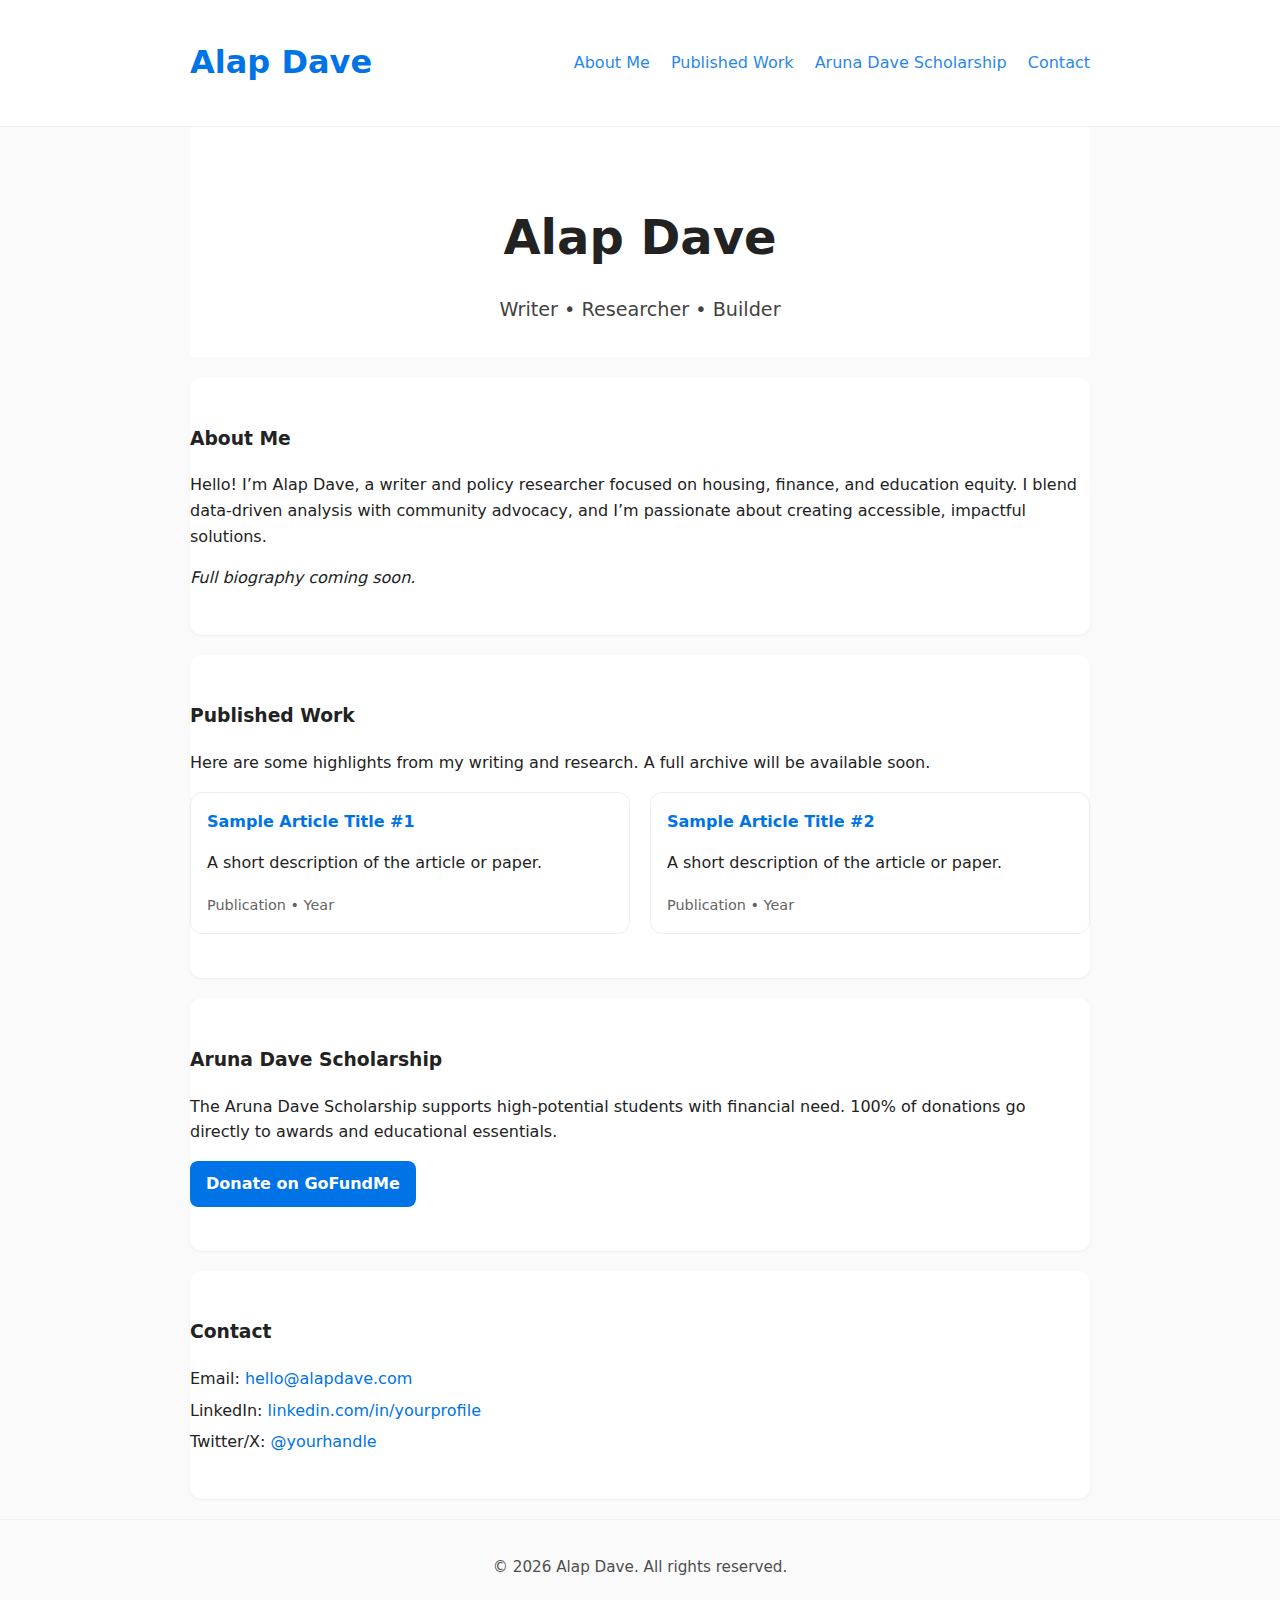
<file: index.html>
<!DOCTYPE html>
<html lang="en">
<head>
  <meta charset="utf-8">
  <meta name="viewport" content="width=device-width, initial-scale=1">
  <title>Alap Dave</title>
  <meta name="description" content="The official website of Alap Dave – About Me, Published Work, and the Aruna Dave Scholarship.">
  <link rel="icon" href="assets/favicon.png">
  <meta property="og:title" content="Alap Dave">
  <meta property="og:description" content="Learn about Alap Dave, explore his published work, and support the Aruna Dave Scholarship.">
  <meta property="og:type" content="website">
  <meta property="og:image" content="assets/og-image.png">
  <link rel="stylesheet" href="styles.css">
</head>
<body>
  <header class="site-header">
    <div class="container">
      <h1><a href="/">Alap Dave</a></h1>
      <nav>
        <a href="#about-me">About Me</a>
        <a href="#published-work">Published Work</a>
        <a href="#aruna-dave-scholarship">Aruna Dave Scholarship</a>
        <a href="#contact">Contact</a>
      </nav>
    </div>
  </header>

  <main>
    <section class="hero container">
      <h1 class="hero-title">Alap Dave</h1>
      <p class="hero-tagline">Writer • Researcher • Builder</p>
    </section>

    <section id="about-me" class="container section">
      <h3>About Me</h3>
      <p>Hello! I’m Alap Dave, a writer and policy researcher focused on housing, finance, and education equity. I blend data-driven analysis with community advocacy, and I’m passionate about creating accessible, impactful solutions.</p>
      <p><em>Full biography coming soon.</em></p>
    </section>

    <section id="published-work" class="container section">
      <h3>Published Work</h3>
      <p>Here are some highlights from my writing and research. A full archive will be available soon.</p>
      <ul class="cards">
        <li class="card">
          <h4><a href="#" target="_blank">Sample Article Title #1</a></h4>
          <p>A short description of the article or paper.</p>
          <span class="meta">Publication • Year</span>
        </li>
        <li class="card">
          <h4><a href="#" target="_blank">Sample Article Title #2</a></h4>
          <p>A short description of the article or paper.</p>
          <span class="meta">Publication • Year</span>
        </li>
      </ul>
    </section>

    <section id="aruna-dave-scholarship" class="container section">
      <h3>Aruna Dave Scholarship</h3>
      <p>The Aruna Dave Scholarship supports high-potential students with financial need. 100% of donations go directly to awards and educational essentials.</p>
      <p><a class="button" href="#" target="_blank">Donate on GoFundMe</a></p>
    </section>

    <section id="contact" class="container section">
      <h3>Contact</h3>
      <ul class="contact-list">
        <li>Email: <a href="mailto:hello@alapdave.com">hello@alapdave.com</a></li>
        <li>LinkedIn: <a href="#" target="_blank">linkedin.com/in/yourprofile</a></li>
        <li>Twitter/X: <a href="#" target="_blank">@yourhandle</a></li>
      </ul>
    </section>
  </main>

  <footer class="site-footer">
    <div class="container">
      <p>© <span id="year"></span> Alap Dave. All rights reserved.</p>
    </div>
  </footer>

  <script>
    document.getElementById('year').textContent = new Date().getFullYear();
  </script>
</body>
</html>
</file>
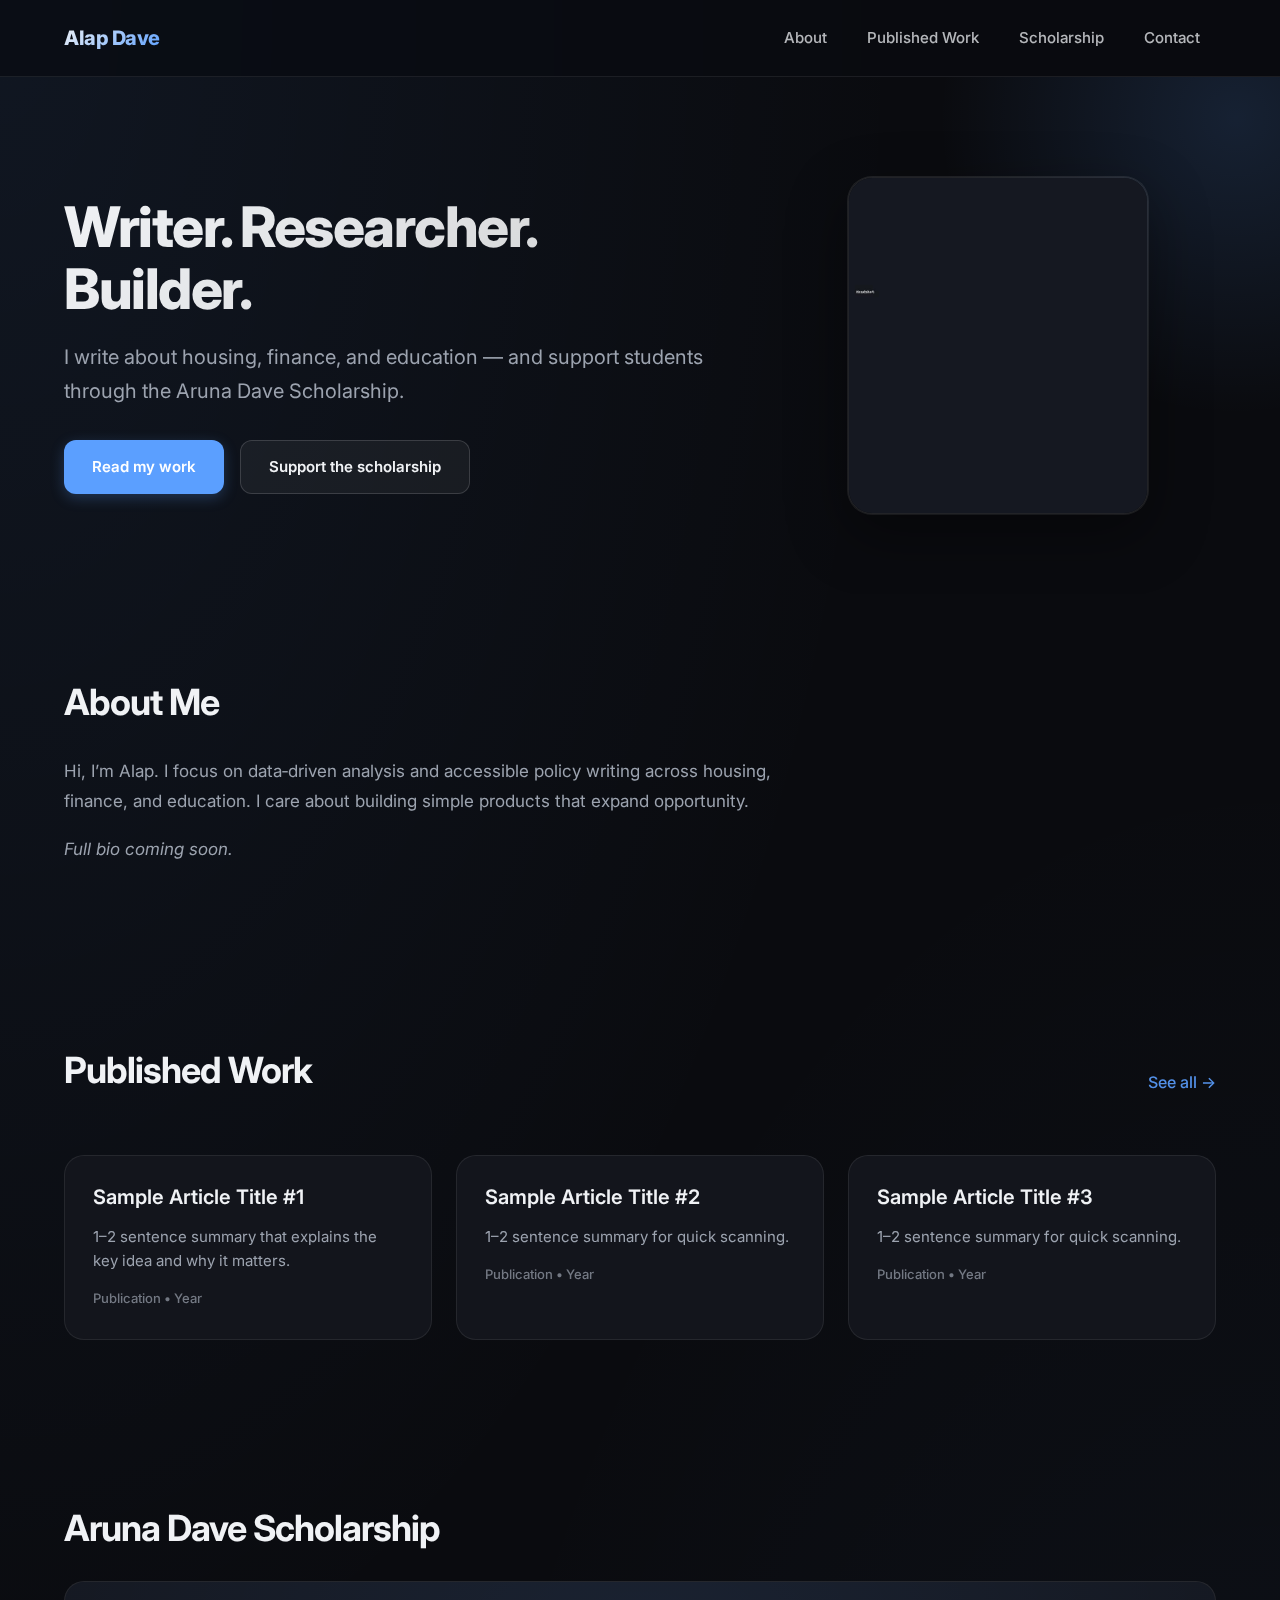
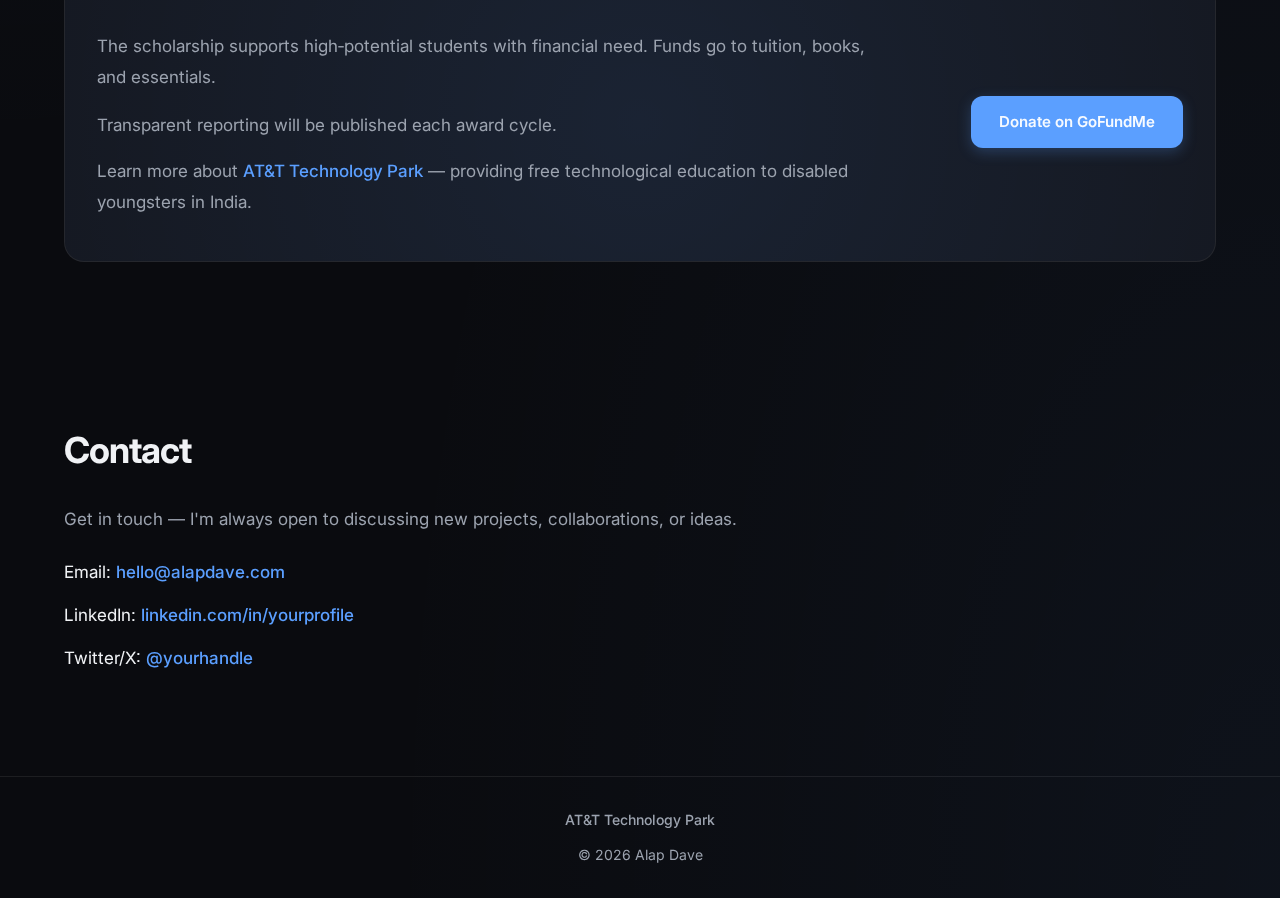
<file: assets/alapdave.github.io-main/index.html>
<!DOCTYPE html>
<html lang="en">
<head>
  <meta charset="utf-8" />
  <meta name="viewport" content="width=device-width, initial-scale=1" />
  <title>Alap Dave</title>
  <meta name="description" content="Alap Dave — writer, researcher, builder. Published work and the Aruna Dave Scholarship." />
  <link rel="icon" href="assets/favicon.png" />
  <link rel="preconnect" href="https://fonts.gstatic.com" crossorigin />
  <link href="https://fonts.googleapis.com/css2?family=Inter:wght@400;500;600;700;800&display=swap" rel="stylesheet" />
  <link rel="stylesheet" href="styles.css" />
</head>
<body>
  <header class="topbar">
    <div class="wrap">
      <a class="brand" href="#">Alap Dave</a>
      <nav class="nav">
        <a href="#about">About</a>
        <a href="#work">Published Work</a>
        <a href="#scholarship">Scholarship</a>
        <a href="#contact">Contact</a>
      </nav>
    </div>
  </header>

  <main>
    <!-- HERO -->
    <section class="hero">
      <div class="wrap hero-grid">
        <div class="hero-copy">
          <h1>Writer. Researcher. Builder.</h1>
          <p class="lead">I write about housing, finance, and education — and support students through the Aruna Dave Scholarship.</p>
          <div class="ctas">
            <a href="#work" class="btn">Read my work</a>
            <a href="#scholarship" class="btn ghost">Support the scholarship</a>
          </div>
        </div>
        <div class="hero-media">
          <img src="assets/headshot.jpg" alt="Alap Dave headshot" class="headshot" />
        </div>
      </div>
    </section>

    <!-- ABOUT -->
    <section id="about" class="section">
      <div class="wrap">
        <h2>About Me</h2>
        <p>Hi, I’m Alap. I focus on data‑driven analysis and accessible policy writing across housing, finance, and education. I care about building simple products that expand opportunity.</p>
        <p class="muted"><em>Full bio coming soon.</em></p>
      </div>
    </section>

    <!-- WORK -->
    <section id="work" class="section">
      <div class="wrap">
        <div class="section-head">
          <h2>Published Work</h2>
          <a class="link" href="#" target="_blank" rel="noopener">See all →</a>
        </div>
        <ul class="cards">
          <li class="card">
            <h3><a href="#" target="_blank" rel="noopener">Sample Article Title #1</a></h3>
            <p>1–2 sentence summary that explains the key idea and why it matters.</p>
            <span class="meta">Publication • Year</span>
          </li>
          <li class="card">
            <h3><a href="#" target="_blank" rel="noopener">Sample Article Title #2</a></h3>
            <p>1–2 sentence summary for quick scanning.</p>
            <span class="meta">Publication • Year</span>
          </li>
          <li class="card">
            <h3><a href="#" target="_blank" rel="noopener">Sample Article Title #3</a></h3>
            <p>1–2 sentence summary for quick scanning.</p>
            <span class="meta">Publication • Year</span>
          </li>
        </ul>
      </div>
    </section>

    <!-- SCHOLARSHIP -->
    <section id="scholarship" class="section">
      <div class="wrap">
        <h2>Aruna Dave Scholarship</h2>
        <div class="panel">
          <div>
            <p>The scholarship supports high‑potential students with financial need. Funds go to tuition, books, and essentials.</p>
            <p class="muted">Transparent reporting will be published each award cycle.</p>
            <p class="muted" style="margin-top: 16px;">Learn more about <a href="https://www.atttech.org/" target="_blank" rel="noopener" style="color: var(--brand); text-decoration: none; font-weight: 500;">AT&T Technology Park</a> — providing free technological education to disabled youngsters in India.</p>
          </div>
          <a href="#" class="btn">Donate on GoFundMe</a>
        </div>
      </div>
    </section>

    <!-- CONTACT -->
    <section id="contact" class="section">
      <div class="wrap">
        <h2>Contact</h2>
        <p class="muted" style="margin-bottom: 24px;">Get in touch — I'm always open to discussing new projects, collaborations, or ideas.</p>
        <ul class="links">
          <li>Email: <a href="mailto:hello@alapdave.com">hello@alapdave.com</a></li>
          <li>LinkedIn: <a href="#" target="_blank" rel="noopener">linkedin.com/in/yourprofile</a></li>
          <li>Twitter/X: <a href="#" target="_blank" rel="noopener">@yourhandle</a></li>
        </ul>
      </div>
    </section>
  </main>

  <footer class="footer">
    <div class="wrap">
      <div style="margin-bottom: 12px;">
        <a href="https://www.atttech.org/" target="_blank" rel="noopener">AT&T Technology Park</a>
      </div>
      <div>© <span id="year"></span> Alap Dave</div>
    </div>
  </footer>

  <script>
    // Smooth scroll for nav links
    document.querySelectorAll('a[href^="#"]').forEach(a => {
      a.addEventListener('click', e => {
        const href = a.getAttribute('href');
        if(href.startsWith('#')){
          e.preventDefault();
          document.querySelector(href).scrollIntoView({ behavior: 'smooth' });
        }
      });
    });
    document.getElementById('year').textContent = new Date().getFullYear();
  </script>
</body>
</html>
</file>
<file: styles.css>
/* Branded clean styles */
:root {
  --maxw: 900px;
  --gap: 20px;
  --radius: 12px;
}

* { box-sizing: border-box; }
body { margin: 0; font-family: system-ui, -apple-system, Segoe UI, Roboto, Arial, sans-serif; line-height: 1.6; background: #fafafa; color: #222; }
a { text-decoration: none; color: #0073e6; }
a:hover { text-decoration: underline; }
.container { max-width: var(--maxw); padding: 0 16px; margin: 0 auto; }

.site-header { border-bottom: 1px solid #eee; background: #fff; position: sticky; top: 0; z-index: 10; }
.site-header .container { display: flex; align-items: center; justify-content: space-between; padding: 16px 0; }
.site-header nav a { margin-left: 16px; opacity: .85; }
.site-header nav a:hover { opacity: 1; }

.hero { text-align: center; padding: 72px 0 12px; background: #fff; margin-bottom: 20px; }
.hero-title { font-size: 3rem; margin: 0; }
.hero-tagline { font-size: 1.2rem; opacity: .85; }

.section { padding: 28px 0; background: #fff; margin-bottom: 20px; border-radius: var(--radius); box-shadow: 0 1px 3px rgba(0,0,0,0.05); }
.cards { display: grid; grid-template-columns: repeat(auto-fit, minmax(240px, 1fr)); gap: var(--gap); list-style: none; padding: 0; margin: 16px 0; }
.card { padding: 16px; border: 1px solid #eee; border-radius: var(--radius); background: #fff; }
.card h4 { margin: 0 0 6px; }
.meta { font-size: 0.9rem; opacity: .7; }

.contact-list { list-style: none; padding: 0; }
.contact-list li { margin-bottom: 6px; }

.site-footer { border-top: 1px solid #eee; padding: 20px 0; text-align: center; font-size: 0.95rem; opacity:.8; }
.button { display: inline-block; padding: 10px 16px; border-radius: 8px; background: #0073e6; color: #fff; font-weight: bold; }
.button:hover { background: #005bb5; }
</file>
<file: assets/alapdave.github.io-main/styles.css>
/* Modern polished theme */
:root {
  --bg: #0a0b0f;
  --bg2: #0f1117;
  --card: #13151c;
  --fg: #f0f2f5;
  --muted: #9ca3af;
  --brand: #5b9fff;
  --brand-hover: #4a8eff;
  --ring: rgba(91, 159, 255, 0.3);
  --radius: 20px;
  --wrap: 1200px;
  --transition: all 0.3s cubic-bezier(0.4, 0, 0.2, 1);
}

* {
  box-sizing: border-box;
}

html {
  scroll-behavior: smooth;
}

html, body {
  margin: 0;
  padding: 0;
}

body {
  font-family: 'Inter', system-ui, -apple-system, 'Segoe UI', Roboto, Arial, sans-serif;
  background: var(--bg);
  background-image: 
    radial-gradient(at 0% 0%, rgba(91, 159, 255, 0.08) 0px, transparent 50%),
    radial-gradient(at 100% 100%, rgba(91, 159, 255, 0.05) 0px, transparent 50%);
  color: var(--fg);
  line-height: 1.6;
  -webkit-font-smoothing: antialiased;
  -moz-osx-font-smoothing: grayscale;
}

.wrap {
  max-width: var(--wrap);
  margin: 0 auto;
  padding: 0 24px;
}

/* Topbar */
.topbar {
  position: sticky;
  top: 0;
  z-index: 100;
  backdrop-filter: saturate(180%) blur(20px);
  background: rgba(10, 11, 15, 0.75);
  border-bottom: 1px solid rgba(255, 255, 255, 0.08);
  transition: var(--transition);
}

.topbar .wrap {
  display: flex;
  align-items: center;
  justify-content: space-between;
  padding: 18px 24px;
}

.brand {
  font-weight: 800;
  font-size: 20px;
  letter-spacing: -0.5px;
  color: var(--fg);
  text-decoration: none;
  transition: var(--transition);
  background: linear-gradient(135deg, var(--fg) 0%, var(--brand) 100%);
  -webkit-background-clip: text;
  -webkit-text-fill-color: transparent;
  background-clip: text;
}

.brand:hover {
  opacity: 0.9;
}

.nav {
  display: flex;
  gap: 8px;
}

.nav a {
  color: var(--fg);
  opacity: 0.75;
  padding: 8px 16px;
  text-decoration: none;
  font-size: 15px;
  font-weight: 500;
  border-radius: 10px;
  transition: var(--transition);
  position: relative;
}

.nav a:hover {
  opacity: 1;
  background: rgba(255, 255, 255, 0.05);
}

/* Hero */
.hero {
  padding: 100px 0 80px;
  position: relative;
  overflow: hidden;
}

.hero::before {
  content: '';
  position: absolute;
  top: -50%;
  right: -20%;
  width: 600px;
  height: 600px;
  background: radial-gradient(circle, rgba(91, 159, 255, 0.15) 0%, transparent 70%);
  border-radius: 50%;
  pointer-events: none;
}

.hero-grid {
  display: grid;
  grid-template-columns: 1.2fr 0.8fr;
  gap: 60px;
  align-items: center;
  position: relative;
  z-index: 1;
}

.hero h1 {
  font-size: 56px;
  line-height: 1.1;
  margin: 0 0 20px;
  font-weight: 800;
  letter-spacing: -1.5px;
  background: linear-gradient(135deg, var(--fg) 0%, rgba(255, 255, 255, 0.8) 100%);
  -webkit-background-clip: text;
  -webkit-text-fill-color: transparent;
  background-clip: text;
}

.lead {
  font-size: 20px;
  color: var(--muted);
  max-width: 65ch;
  line-height: 1.7;
  margin-bottom: 32px;
}

.ctas {
  display: flex;
  gap: 16px;
  margin-top: 24px;
  flex-wrap: wrap;
}

.btn {
  display: inline-flex;
  align-items: center;
  padding: 14px 28px;
  border-radius: 12px;
  background: var(--brand);
  color: #fff;
  text-decoration: none;
  font-weight: 600;
  font-size: 15px;
  transition: var(--transition);
  border: none;
  cursor: pointer;
  box-shadow: 0 4px 14px rgba(91, 159, 255, 0.25);
}

.btn:hover {
  background: var(--brand-hover);
  box-shadow: 0 8px 24px rgba(91, 159, 255, 0.35);
  transform: translateY(-2px);
}

.btn:active {
  transform: translateY(0);
}

.btn.ghost {
  background: rgba(255, 255, 255, 0.05);
  color: var(--fg);
  border: 1.5px solid rgba(255, 255, 255, 0.15);
  box-shadow: none;
}

.btn.ghost:hover {
  background: rgba(255, 255, 255, 0.1);
  border-color: rgba(255, 255, 255, 0.25);
  transform: translateY(-2px);
  box-shadow: 0 4px 12px rgba(0, 0, 0, 0.2);
}

/* Image */
.hero-media {
  display: flex;
  justify-content: center;
  align-items: center;
}

.headshot {
  width: 300px;
  height: auto;
  border-radius: 24px;
  box-shadow: 
    0 20px 60px rgba(0, 0, 0, 0.4),
    0 0 0 1px rgba(255, 255, 255, 0.1);
  border: 1px solid rgba(255, 255, 255, 0.1);
  transition: var(--transition);
  position: relative;
}

.headshot:hover {
  transform: translateY(-4px) scale(1.02);
  box-shadow: 
    0 30px 80px rgba(0, 0, 0, 0.5),
    0 0 0 1px rgba(91, 159, 255, 0.3);
}

/* Sections */
.section {
  padding: 80px 0;
  position: relative;
}

.section h2 {
  margin: 0 0 24px;
  font-size: 36px;
  font-weight: 700;
  letter-spacing: -1px;
  color: var(--fg);
}

.section p {
  font-size: 17px;
  line-height: 1.8;
  color: var(--muted);
  max-width: 70ch;
}

.muted {
  color: var(--muted);
}

.section-head {
  display: flex;
  align-items: center;
  justify-content: space-between;
  gap: 16px;
  margin-bottom: 32px;
  flex-wrap: wrap;
}

.link {
  color: var(--brand);
  opacity: 0.9;
  text-decoration: none;
  font-weight: 500;
  transition: var(--transition);
  display: inline-flex;
  align-items: center;
  gap: 4px;
}

.link:hover {
  opacity: 1;
  gap: 8px;
}

/* Cards */
.cards {
  display: grid;
  grid-template-columns: repeat(auto-fit, minmax(320px, 1fr));
  gap: 24px;
  list-style: none;
  padding: 0;
  margin: 32px 0 0;
}

.card {
  background: var(--card);
  border: 1px solid rgba(255, 255, 255, 0.08);
  border-radius: var(--radius);
  padding: 28px;
  transition: var(--transition);
  position: relative;
  overflow: hidden;
}

.card::before {
  content: '';
  position: absolute;
  top: 0;
  left: 0;
  right: 0;
  height: 2px;
  background: linear-gradient(90deg, transparent, var(--brand), transparent);
  opacity: 0;
  transition: var(--transition);
}

.card:hover {
  border-color: rgba(255, 255, 255, 0.15);
  transform: translateY(-4px);
  box-shadow: 0 12px 40px rgba(0, 0, 0, 0.3);
}

.card:hover::before {
  opacity: 1;
}

.card h3 {
  margin: 0 0 12px;
  font-size: 20px;
  font-weight: 600;
  line-height: 1.3;
}

.card h3 a {
  color: var(--fg);
  text-decoration: none;
  transition: var(--transition);
}

.card h3 a:hover {
  color: var(--brand);
}

.card p {
  color: var(--muted);
  font-size: 15px;
  line-height: 1.6;
  margin-bottom: 12px;
}

.meta {
  font-size: 13px;
  color: var(--muted);
  opacity: 0.7;
  font-weight: 500;
}

/* Scholarship panel */
.panel {
  background: var(--card);
  border: 1px solid rgba(255, 255, 255, 0.08);
  border-radius: var(--radius);
  padding: 32px;
  display: flex;
  align-items: center;
  justify-content: space-between;
  gap: 24px;
  flex-wrap: wrap;
  transition: var(--transition);
  position: relative;
  overflow: hidden;
}

.panel::before {
  content: '';
  position: absolute;
  top: -50%;
  right: -50%;
  width: 200%;
  height: 200%;
  background: radial-gradient(circle, rgba(91, 159, 255, 0.1) 0%, transparent 70%);
  pointer-events: none;
}

.panel:hover {
  border-color: rgba(255, 255, 255, 0.12);
  box-shadow: 0 8px 32px rgba(0, 0, 0, 0.2);
}

.panel > div {
  flex: 1;
  min-width: 280px;
  position: relative;
  z-index: 1;
}

.panel p {
  margin-bottom: 12px;
}

/* Contact */
.links {
  list-style: none;
  padding: 0;
  margin: 24px 0;
}

.links li {
  margin: 16px 0;
  font-size: 17px;
}

.links a {
  color: var(--brand);
  text-decoration: none;
  transition: var(--transition);
  font-weight: 500;
}

.links a:hover {
  color: var(--brand-hover);
  text-decoration: underline;
}

/* Footer */
.footer {
  border-top: 1px solid rgba(255, 255, 255, 0.08);
  padding: 32px 0;
  color: var(--muted);
  text-align: center;
  font-size: 14px;
}

.footer a {
  color: var(--muted);
  text-decoration: none;
  transition: var(--transition);
  font-weight: 500;
}

.footer a:hover {
  color: var(--brand);
}

/* Responsive tweaks */
@media (max-width: 900px) {
  .hero {
    padding: 60px 0 50px;
  }
  
  .hero-grid {
    grid-template-columns: 1fr;
    gap: 40px;
    text-align: center;
  }
  
  .hero h1 {
    font-size: 42px;
  }
  
  .lead {
    font-size: 18px;
    margin: 0 auto 24px;
  }
  
  .ctas {
    justify-content: center;
  }
  
  .headshot {
    width: 240px;
  }
  
  .section {
    padding: 60px 0;
  }
  
  .section h2 {
    font-size: 32px;
  }
  
  .cards {
    grid-template-columns: 1fr;
  }
  
  .nav {
    display: none;
  }
}

@media (max-width: 600px) {
  .hero h1 {
    font-size: 36px;
  }
  
  .wrap {
    padding: 0 20px;
  }
  
  .topbar .wrap {
    padding: 16px 20px;
  }
  
  .btn {
    padding: 12px 24px;
    font-size: 14px;
  }
  
  .panel {
    padding: 24px;
  }
}
</file>
